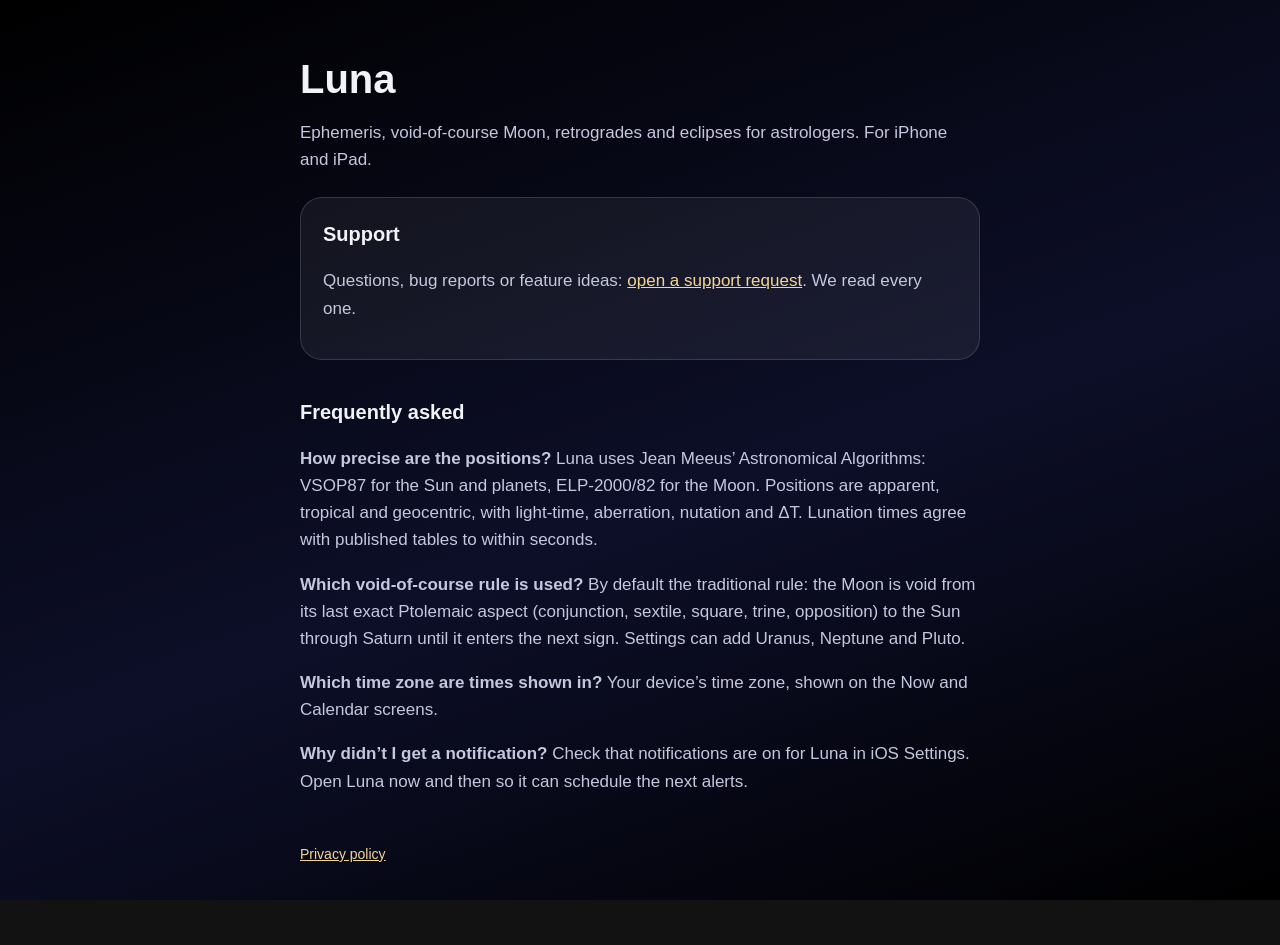
<file: index.html>
<!doctype html>
<html lang="en"><head><meta charset="utf-8"><meta name="viewport" content="width=device-width,initial-scale=1">
<title>Luna Support</title><link rel="stylesheet" href="style.css"></head>
<body><main>
<h1>Luna</h1>
<p>Ephemeris, void-of-course Moon, retrogrades and eclipses for astrologers. For iPhone and iPad.</p>
<div class="card">
<h2 style="margin-top:0">Support</h2>
<p>Questions, bug reports or feature ideas: <a href="https://github.com/dSizovs/luna-app/issues/new">open a support request</a>. We read every one.</p>
</div>
<h2>Frequently asked</h2>
<p><strong>How precise are the positions?</strong> Luna uses Jean Meeus’ Astronomical Algorithms: VSOP87 for the Sun and planets, ELP-2000/82 for the Moon. Positions are apparent, tropical and geocentric, with light-time, aberration, nutation and ΔT. Lunation times agree with published tables to within seconds.</p>
<p><strong>Which void-of-course rule is used?</strong> By default the traditional rule: the Moon is void from its last exact Ptolemaic aspect (conjunction, sextile, square, trine, opposition) to the Sun through Saturn until it enters the next sign. Settings can add Uranus, Neptune and Pluto.</p>
<p><strong>Which time zone are times shown in?</strong> Your device’s time zone, shown on the Now and Calendar screens.</p>
<p><strong>Why didn’t I get a notification?</strong> Check that notifications are on for Luna in iOS Settings. Open Luna now and then so it can schedule the next alerts.</p>
<footer><a href="privacy.html">Privacy policy</a></footer>
</main></body></html>
</file>
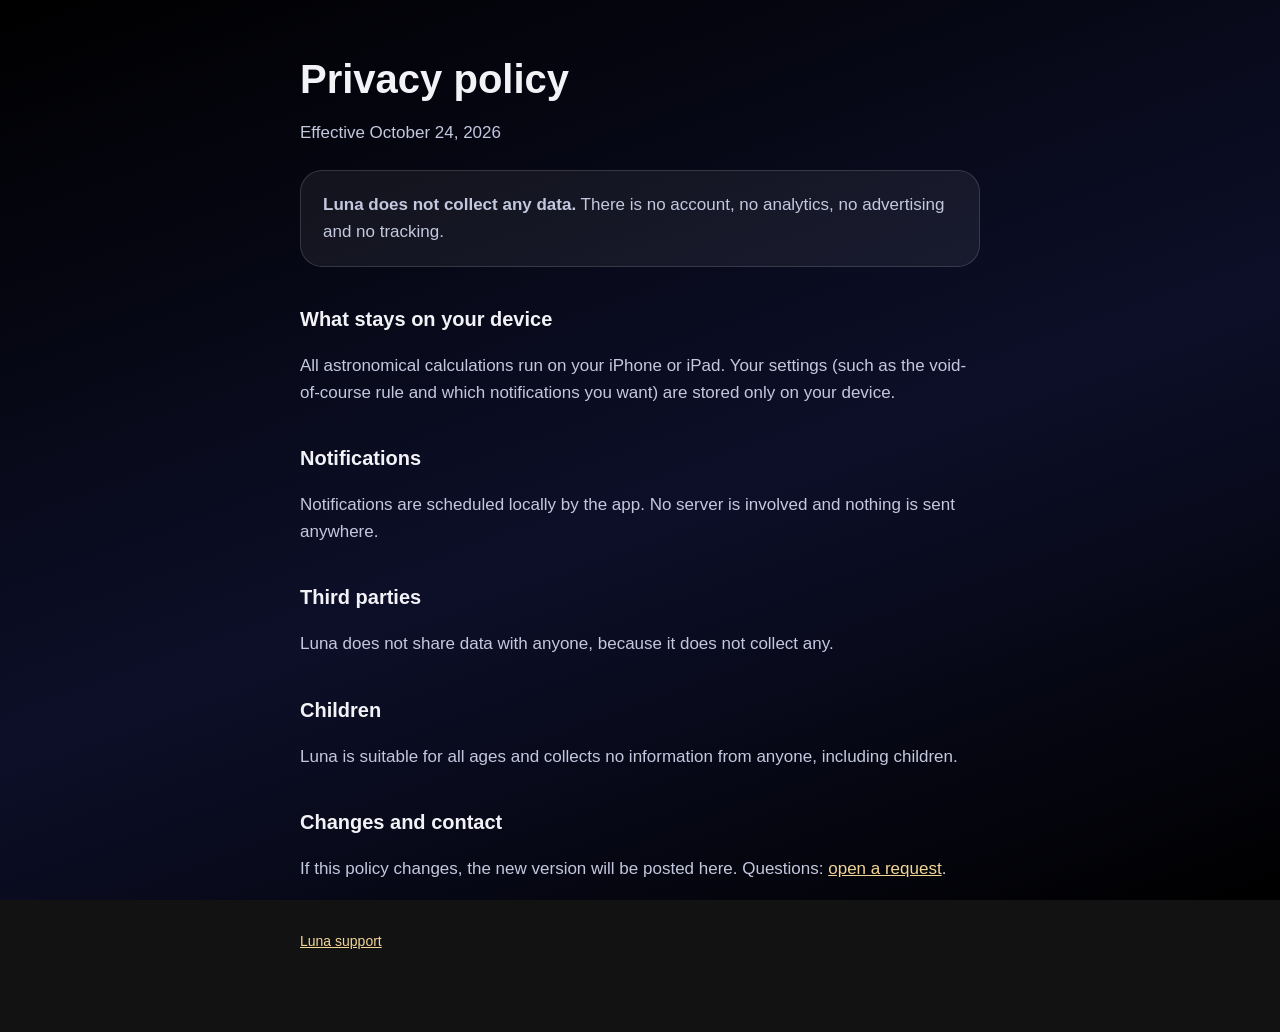
<file: privacy.html>
<!doctype html>
<html lang="en"><head><meta charset="utf-8"><meta name="viewport" content="width=device-width,initial-scale=1">
<title>Luna Privacy</title><link rel="stylesheet" href="style.css"></head>
<body><main>
<h1>Privacy policy</h1>
<p>Effective October 24, 2026</p>
<div class="card">
<p style="margin:0"><strong>Luna does not collect any data.</strong> There is no account, no analytics, no advertising and no tracking.</p>
</div>
<h2>What stays on your device</h2>
<p>All astronomical calculations run on your iPhone or iPad. Your settings (such as the void-of-course rule and which notifications you want) are stored only on your device.</p>
<h2>Notifications</h2>
<p>Notifications are scheduled locally by the app. No server is involved and nothing is sent anywhere.</p>
<h2>Third parties</h2>
<p>Luna does not share data with anyone, because it does not collect any.</p>
<h2>Children</h2>
<p>Luna is suitable for all ages and collects no information from anyone, including children.</p>
<h2>Changes and contact</h2>
<p>If this policy changes, the new version will be posted here. Questions: <a href="https://github.com/dSizovs/luna-app/issues/new">open a request</a>.</p>
<footer><a href="index.html">Luna support</a></footer>
</main></body></html>
</file>
<file: style.css>
:root { color-scheme: dark; }
body { margin: 0; background: linear-gradient(160deg, #000 0%, #0d0f29 55%, #000 100%) fixed; color: #f2f2f7;
  font: 17px/1.6 -apple-system, BlinkMacSystemFont, "SF Pro Text", "Segoe UI", sans-serif; }
main { max-width: 680px; margin: 0 auto; padding: 56px 16px 80px; }
h1 { font: 800 40px/1.15 ui-rounded, -apple-system, sans-serif; margin: 0 0 8px; }
h2 { font-size: 20px; margin: 36px 0 8px; }
p, li { color: #c4c8de; }
a { color: #f3d696; }
.card { background: rgba(255,255,255,.06); border: 1px solid rgba(255,255,255,.14); border-radius: 22px; padding: 20px 22px; margin-top: 24px; }
footer { margin-top: 48px; font-size: 14px; color: #8a8fa8; }
</file>
